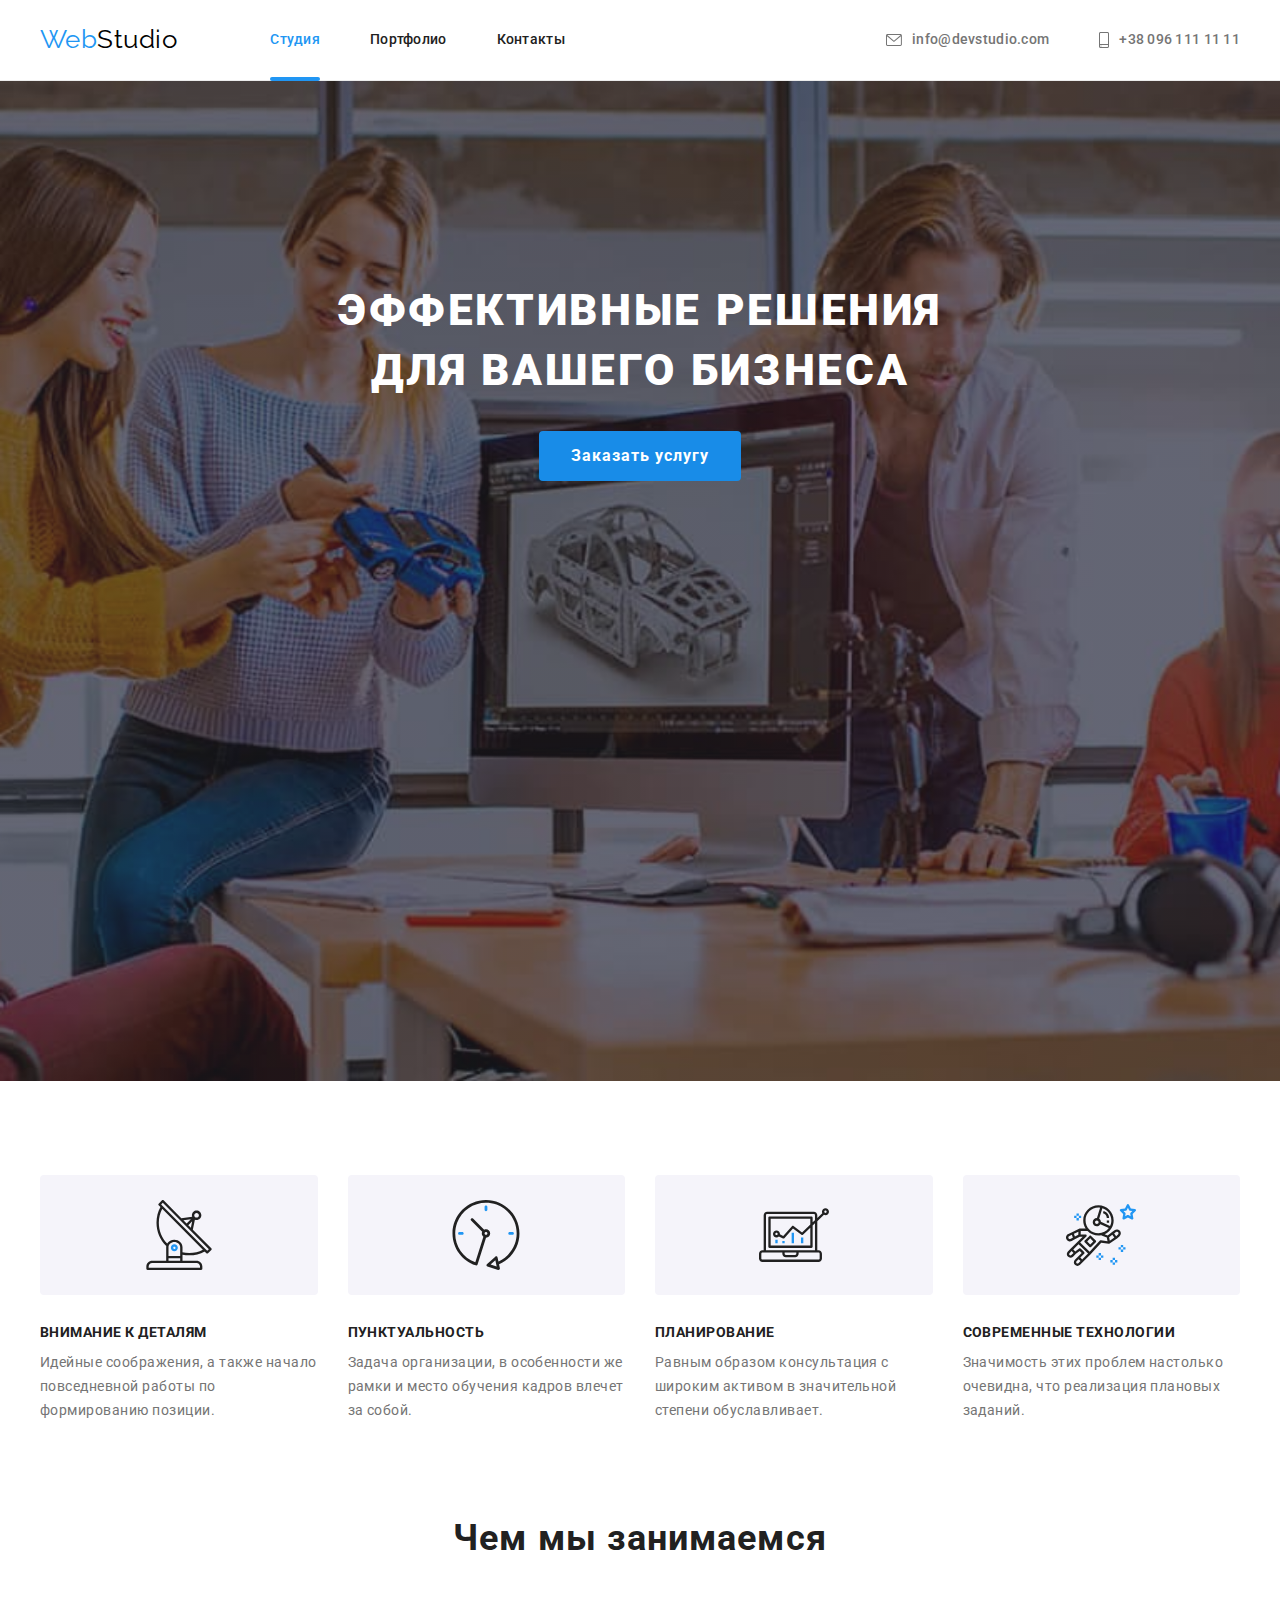
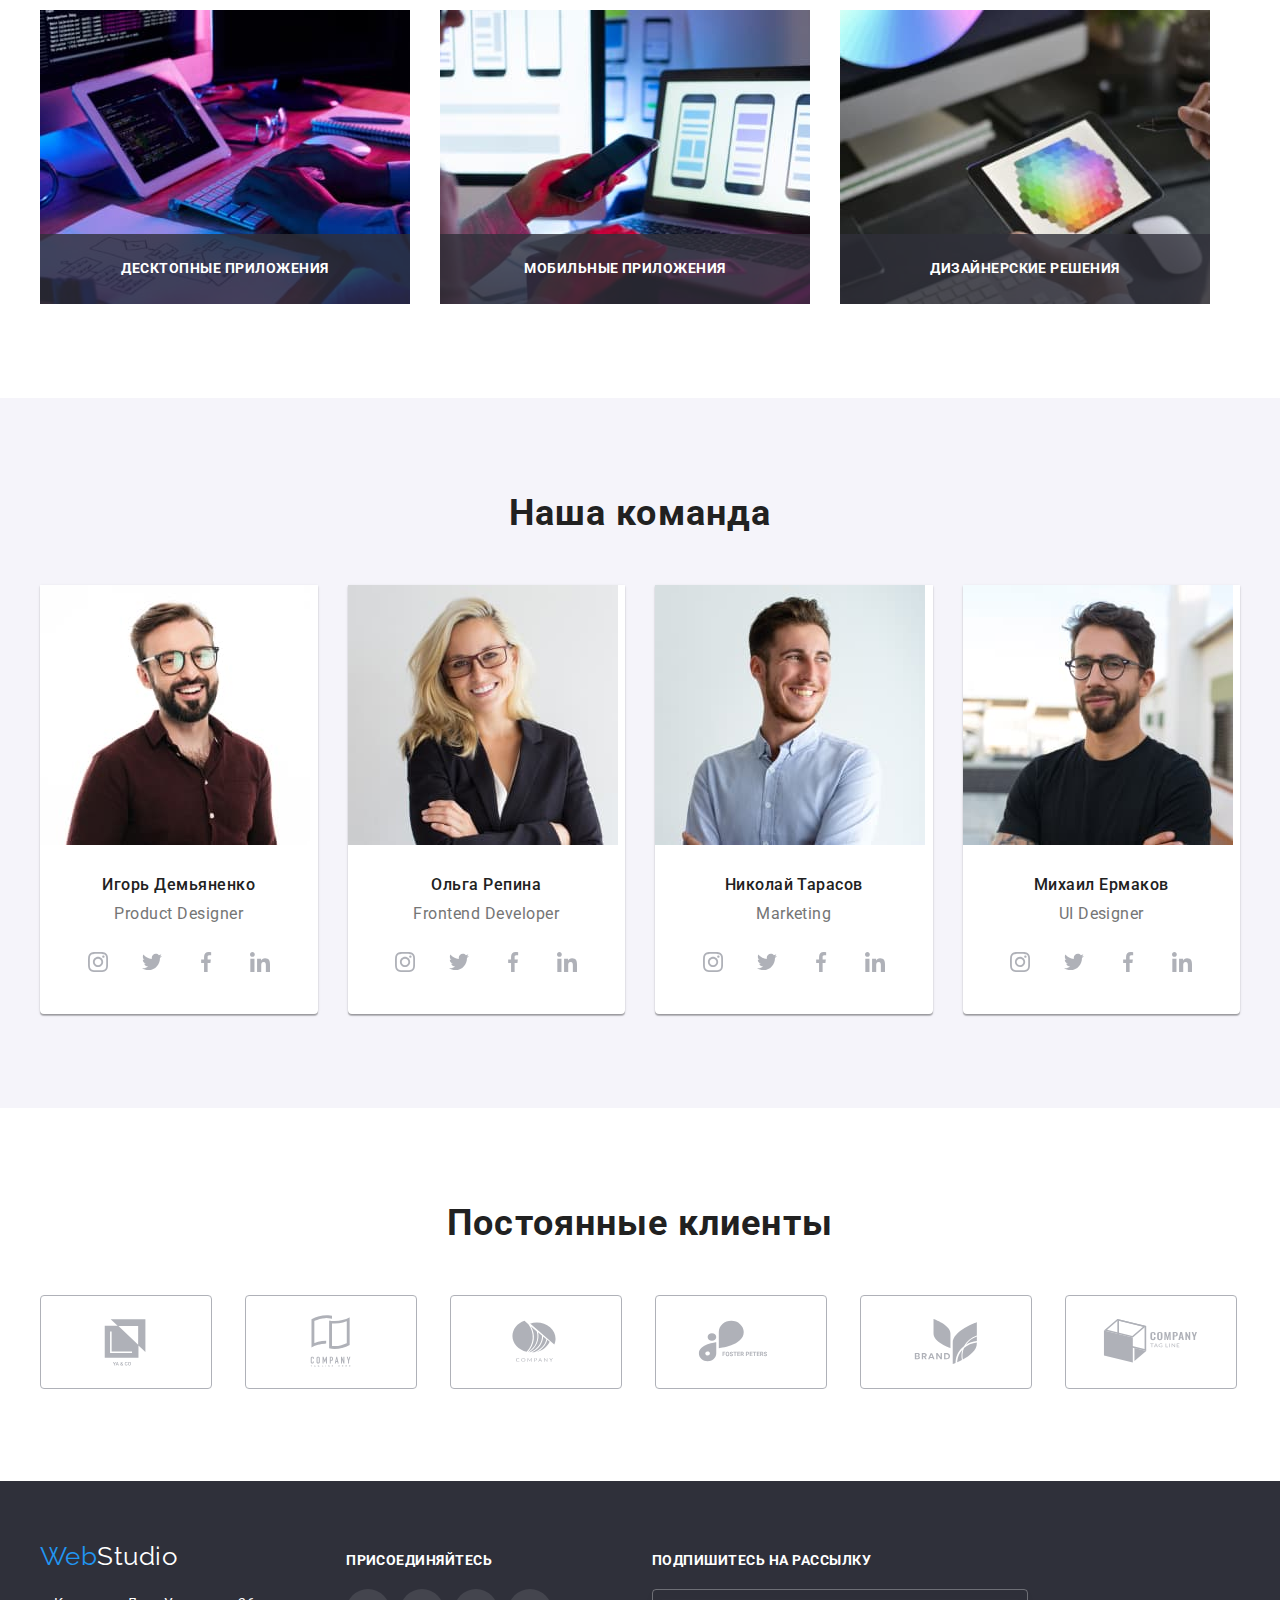
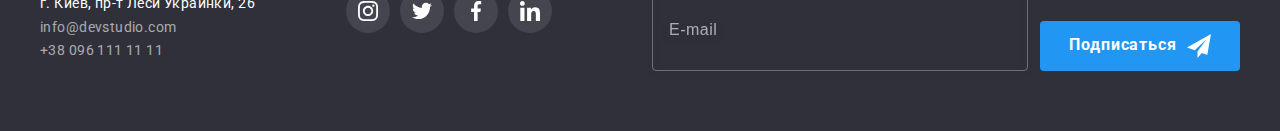
<file: index.html>
<!DOCTYPE html>
  <html lang="ru">
  <head>
    <meta charset="UTF-8">
    <meta http-equiv="X-UA-Compatible" content="IE=edge">
    <meta name="viewport" content="width=device-width, initial-scale=1.0">
    <title>Студия</title>
    <link rel="preconnect" href="https://fonts.googleapis.com">
    <link rel="preconnect" href="https://fonts.gstatic.com" crossorigin>
    <link href="https://fonts.googleapis.com/css2?family=Raleway:wght@700&family=Roboto:wght@400;500;700;900&display=swap"
      rel="stylesheet">
    <link rel="stylesheet" href="https://cdnjs.cloudflare.com/ajax/libs/modern-normalize/1.1.0/modern-normalize.min.css"
      integrity="sha512-wpPYUAdjBVSE4KJnH1VR1HeZfpl1ub8YT/NKx4PuQ5NmX2tKuGu6U/JRp5y+Y8XG2tV+wKQpNHVUX03MfMFn9Q=="
      crossorigin="anonymous" referrerpolicy="no-referrer">
    <link rel="stylesheet" href="./css/main.min.css">
  </head>
  <body>
    <!-- Шапка сайта -->
    <header class="page-header">
      <div class="container header-container">
        <a class="logo" href="index.html" lang="en">Web<span class="logo--black">Studio</span></a>
        <button class="menu-toggle js-open-menu" 
          type="button"
          aria-expanded="false"
          aria-controls="mobile-menu">
          <svg aria-label="Переключатель мобильного меню" width="40" height="40">
            <use class="menu-icon" href="./images/sprite.svg#menu-icon"></use>
          </svg>
        </button>
          <div class="menu-container js-menu-container" id="mobile-menu">
            <button class="menu-toggle js-close-menu" type="button" aria-expanded="false" aria-controls="mobile-menu"
              data-menu-button>
              <svg aria-label="Переключатель мобильного меню" width="40" height="40">
                <use class="cross-icon" href="./images/sprite.svg#cross-icon"></use>
              </svg>
            </button>
        <!-- Главная навигация -->
        <nav class="site-nav">
          <ul class="main-nav">
            <li class="main-nav__item"><a href="index.html" class="main-nav__link main-nav__link--current">Студия</a></li>
            <li class="main-nav__item"><a href="portfolio.html" class="main-nav__link">Портфолио</a></li>
            <li class="main-nav__item"><a href="" class="main-nav__link">Контакты</a></li>
          </ul>
        </nav>
        <!-- Контакты -->
        <ul class="contacts-nav">
          <li class="contacts-nav__item">
            <a class="contacts-nav__link contacts-nav__link--tel" href="tel:+380961111111">
              <svg class="contacts-nav__icon" width="10" height="16">
                <use href="./images/sprite.svg#smartphone"></use>
              </svg>
              +38 096 111 11 11
            </a>
          </li>
            <li class="contacts-nav__item">
              <a class="contacts-nav__link" href="mailto:info@devstudio.com">
                <svg class="contacts-nav__icon" width="16" height="12">
                  <use href="./images/sprite.svg#envelope"></use>
                </svg>
                info@devstudio.com
              </a>
            </li>
        </ul>
        <ul class="menu-social-list">
          <li class="menu-social-item">
            <a class="menu-social-link" href="">Instagram</a>
          </li>
          <li class="menu-social-item">
            <a class="menu-social-link" href="">Twitter</a>
          </li>
          <li class="menu-social-item">
            <a class="menu-social-link" href="">Facebook</a>
          </li>
          <li class="menu-social-item">
            <a class="menu-social-link" href="">LinkedIn</a>
          </li>
        </ul>
        </div>
      </div>
    </header>
    <!-- Уникальный контент страницы -->
    <main>
      <!-- Блок герой -->
      <section class="hero">
        <h1 class="hero-title">Эффективные решения для вашего бизнеса</h1>
        <button class="btn btn--hero" type="button" data-modal-open>Заказать услугу</button>
      </section>
      <!-- Наши преимущества -->
      <section class="section">
        <div class="container">
          <!-- Скрыть этот заголовок с помощью css -->
          <h2 class="section__title visually-hidden">Наши преимущества</h2>
          <ul class="feature-list">
            <li class="feature-list__item">
              <div class="feature-list__icon-background">
                <svg class="feature-list__icon">
                  <use href="./images/sprite.svg#antenna"></use>
                </svg>
              </div>
              <h3 class="feature-list__title">Внимание к деталям</h3>
              <p class="feature-list__text">Идейные соображения, а также начало повседневной работы по формированию позиции.</p>
            </li>
            <li class="feature-list__item">
              <div class="feature-list__icon-background">
                <svg class="feature-list__icon">
                  <use href="./images/sprite.svg#clock"></use>
                </svg>
              </div>
              <h3 class="feature-list__title">Пунктуальность</h3>
              <p class="feature-list__text">Задача организации, в особенности же рамки и место обучения кадров влечет за собой.</p>
            </li>
            <li class="feature-list__item">
              <div class="feature-list__icon-background">
                <svg class="feature-list__icon">
                  <use href="./images/sprite.svg#diagram"></use>
                </svg>
              </div>
              <h3 class="feature-list__title">Планирование</h3>
              <p class="feature-list__text">Равным образом консультация с широким активом в значительной степени обуславливает.</p>
            </li>
            <li class="feature-list__item">
              <div class="feature-list__icon-background">
                <svg class="feature-list__icon">
                  <use href="./images/sprite.svg#astronaut"></use>
                </svg>
              </div>
              <h3 class="feature-list__title">Современные технологии</h3>
              <p class="feature-list__text">Значимость этих проблем настолько очевидна, что реализация плановых заданий.</p>
            </li>
          </ul>
        </div>
          </section>
          <!-- Чем мы занимаемся -->
          <section class="section section--no-padding-top section--hidden">
            <div class="container">
              <h2 class="section__title">Чем мы занимаемся</h2>
              <ul class="service-list">
                <li class="service-list__item">
                  <img
                  srcset="./images/website.jpg 1x, ./images/website@2x.jpg 2x"
                  src="./images/website.jpg" alt="Десктопные приложения" width="370" />
                  <h3 class="service-list__title">Десктопные приложения</h3>
                </li>
                <li class="service-list__item">
                  <img 
                  srcset="./images/mobile.jpg 1x, ./images/mobile@2x.jpg 2x"
                  src="./images/mobile.jpg" alt="Мобильные приложения" width="370" />
                  <h3 class="service-list__title">Мобильные приложения</h3>
                </li>
                <li class="service-list__item">
                  <img 
                  srcset="./images/design.jpg 1x, ./images/design@2x.jpg 2x"
                  src="./images/design.jpg" alt="Дизайнерские решения" width="370" />
                  <h3 class="service-list__title">Дизайнерские решения</h3>
                </li>
              </ul>
            </div>
          </section>
          <!-- Наша команда -->
          <section class="section team">
            <div class="container">
              <h2 class="section__title">Наша команда</h2>
              <ul class="team-list">
                <li class="team-list__item">
                    <picture>
                      <source srcset="./images/product-designer-270.jpg 1x, ./images/product-designer-270@2x.jpg 2x" media="(min-width: 1200px)">
                      <source srcset="./images/product-designer-354.jpg 1x, ./images/product-designer-354@2x.jpg 2x" media="(min-width: 768px)">
                      <source srcset="./images/product-designer-450.jpg 1x, ./images/product-designer-450@2x.jpg 2x" media="(max-width: 767px)">
                      <img class="team-list__photo"
                     src="./images/product-designer-270.jpg" 
                        alt="Product Designer"
                      >
                    </picture>
                  <div class="team-list__wrap">
                    <h3 class="team__member">Игорь Демьяненко</h3>
                    <p class="team__position" lang="en">Product Designer</p>
                    <ul class="social-list">
                      <li class="social-list__item">
                        <a class="social-list__link" href="" aria-label="ссылка на Instagram">
                          <svg class="social-list__icon">
                            <use href="./images/sprite.svg#instagram"></use>
                          </svg>
                        </a>
                      </li>
                      <li class="social-list__item">
                        <a class="social-list__link" href="" aria-label="ссылка на Twitter">
                          <svg class="social-list__icon">
                            <use href="./images/sprite.svg#twitter"></use>
                          </svg>
                        </a>
                      </li>
                      <li class="social-list__item">
                        <a class="social-list__link" href="" aria-label="ссылка на Facebook">
                          <svg class="social-list__icon">
                            <use href="./images/sprite.svg#facebook"></use>
                          </svg>
                        </a>
                      </li>
                      <li class="social-list__item">
                        <a class="social-list__link" href="" aria-label="ссылка на Linkedin">
                          <svg class="social-list__icon">
                            <use href="./images/sprite.svg#linkedin"></use>
                          </svg>
                        </a>
                      </li>
                    </ul>
                  </div>
                </li>
                <li class="team-list__item">
                  <picture>
                    <source srcset="./images/frontend-developer-270.jpg 1x, ./images/frontend-developer-270@2x.jpg 2x" media="(min-width: 1200px)">
                    <source srcset="./images/frontend-developer-354.jpg 1x, ./images/frontend-developer-354@2x.jpg 2x" media="(min-width: 768px)">
                    <source srcset="./images/frontend-developer-450.jpg 1x, ./images/frontend-developer-450@2x.jpg 2x" media="(max-width: 767px)">
                    <img class="team-list__photo" src="./images/frontend-developer-270.jpg" alt="Product Designer">
                  </picture>
                  <div class="team-list__wrap">
                    <h3 class="team__member">Ольга Репина</h3>
                    <p class="team__position" lang="en">Frontend Developer</p>
                    <ul class="social-list">
                      <li class="social-list__item">
                        <a class="social-list__link" href="" aria-label="ссылка на Instagram">
                          <svg class="social-list__icon">
                            <use href="./images/sprite.svg#instagram"></use>
                          </svg>
                        </a>
                      </li>
                      <li class="social-list__item">
                        <a class="social-list__link" href="" aria-label="ссылка на Twitter">
                          <svg class="social-list__icon">
                            <use href="./images/sprite.svg#twitter"></use>
                          </svg>
                        </a>
                      </li>
                      <li class="social-list__item">
                        <a class="social-list__link" href="" aria-label="ссылка на Facebook">
                          <svg class="social-list__icon">
                            <use href="./images/sprite.svg#facebook"></use>
                          </svg>
                        </a>
                      </li>
                      <li class="social-list__item">
                        <a class="social-list__link" href="" aria-label="ссылка на Linkedin">
                          <svg class="social-list__icon">
                            <use href="./images/sprite.svg#linkedin"></use>
                          </svg>
                        </a>
                      </li>
                    </ul>
                  </div>
                </li>
                <li class="team-list__item">
                  <picture>
                    <source srcset="./images/marketing-270.jpg 1x, ./images/marketing-270@2x.jpg 2x" media="(min-width: 1200px)">
                    <source srcset="./images/marketing-354.jpg 1x, ./images/marketing-354@2x.jpg 2x" media="(min-width: 768px)">
                    <source srcset="./images/marketing-450.jpg 1x, ./images/marketing-450@2x.jpg 2x" media="(max-width: 767px)">
                    <img class="team-list__photo" src="./images/marketing-270.jpg" alt="Product Designer">
                  </picture>
                  <div class="team-list__wrap">
                    <h3 class="team__member">Николай Тарасов</h3>
                    <p class="team__position" lang="en">Marketing</p>
                    <ul class="social-list">
                      <li class="social-list__item">
                        <a class="social-list__link" href="" aria-label="ссылка на Instagram">
                          <svg class="social-list__icon">
                            <use href="./images/sprite.svg#instagram"></use>
                          </svg>
                        </a>
                      </li>
                      <li class="social-list__item">
                        <a class="social-list__link" href="" aria-label="ссылка на Twitter">
                          <svg class="social-list__icon">
                            <use href="./images/sprite.svg#twitter"></use>
                          </svg>
                        </a>
                      </li>
                      <li class="social-list__item">
                        <a class="social-list__link" href="" aria-label="ссылка на Facebook">
                          <svg class="social-list__icon">
                            <use href="./images/sprite.svg#facebook"></use>
                          </svg>
                        </a>
                      </li>
                      <li class="social-list__item">
                        <a class="social-list__link" href="" aria-label="ссылка на Linkedin">
                          <svg class="social-list__icon">
                            <use href="./images/sprite.svg#linkedin"></use>
                          </svg>
                        </a>
                      </li>
                    </ul>
                  </div>
                </li>
                <li class="team-list__item">
                  <picture>
                    <source srcset="./images/ui-designer-270.jpg 1x, ./images/ui-designer-270@2x.jpg 2x" media="(min-width: 1200px)">
                    <source srcset="./images/ui-designer-354.jpg 1x, ./images/ui-designer-354@2x.jpg 2x" media="(min-width: 768px)">
                    <source srcset="./images/ui-designer-450.jpg 1x, ./images/ui-designer-450@2x.jpg 2x" media="(max-width: 767px)">
                    <img class="team-list__photo" src="./images/ui-designer-270.jpg" alt="Product Designer">
                  </picture>
                  <div class="team-list__wrap">
                    <h3 class="team__member">Михаил Ермаков</h3>
                    <p class="team__position" lang="en">UI Designer</p>
                    <ul class="social-list">
                      <li class="social-list__item">
                        <a class="social-list__link" href="" aria-label="ссылка на Instagram">
                          <svg class="social-list__icon">
                            <use href="./images/sprite.svg#instagram"></use>
                          </svg>
                        </a>
                      </li>
                      <li class="social-list__item">
                        <a class="social-list__link" href="" aria-label="ссылка на Twitter">
                          <svg class="social-list__icon">
                            <use href="./images/sprite.svg#twitter"></use>
                          </svg>
                        </a>
                      </li>
                      <li class="social-list__item">
                        <a class="social-list__link" href="" aria-label="ссылка на Facebook">
                          <svg class="social-list__icon">
                            <use href="./images/sprite.svg#facebook"></use>
                          </svg>
                        </a>
                      </li>
                      <li class="social-list__item">
                        <a class="social-list__link" href="" aria-label="ссылка на Linkedin">
                          <svg class="social-list__icon">
                            <use href="./images/sprite.svg#linkedin"></use>
                          </svg>
                        </a>
                      </li>
                    </ul>
                  </div>
                </li>
              </ul>
            </div>
          </section>
          <!-- Постоянные клиенты -->
          <section class="section">
            <div class="container">
              <h2 class="section__title">Постоянные клиенты</h2>
              <ul class="clients-list">
                <li class="clients-list__item">
                  <a class="clients-list__link" href="">
                    <svg class="clients-list__icon">
                      <use href="./images/sprite.svg#logo"></use>
                    </svg>
                  </a>
                </li>
                <li class="clients-list__item">
                  <a class="clients-list__link" href="">
                    <svg class="clients-list__icon">
                      <use href="./images/sprite.svg#logo1"></use>
                    </svg>
                  </a>
                </li>
                <li class="clients-list__item">
                  <a class="clients-list__link" href="">
                    <svg class="clients-list__icon">
                      <use href="./images/sprite.svg#logo2"></use>
                    </svg>
                  </a>
                </li>
                <li class="clients-list__item">
                  <a class="clients-list__link" href="">
                    <svg class="clients-list__icon">
                      <use href="./images/sprite.svg#logo3"></use>
                    </svg>
                  </a>
                </li>
                <li class="clients-list__item">
                  <a class="clients-list__link" href="">
                    <svg class="clients-list__icon">
                      <use href="./images/sprite.svg#logo4"></use>
                    </svg>
                  </a>
                </li>
                <li class="clients-list__item">
                  <a class="clients-list__link" href="">
                    <svg class="clients-list__icon">
                      <use href="./images/sprite.svg#logo5"></use>
                    </svg>
                  </a>
                </li>
              </ul>
            </div>
          </section>
    </main>
    <!-- Футер -->
    <footer class="footer">
      <div class="container footer-container">
      <div class="footer-wrap footer-wrap--tablet">
        <div class="footer-left">
          <a class="logo" href="index.html" lang="en">Web<span class="logo--white">Studio</span></a>
          <address>
            <ul class="contacts-footer">
              <li><a class="contacts-footer__link"
                  href="https://www.google.com.ua/maps/place/%D0%B1%D1%83%D0%BB.+%D0%9B%D0%B5%D1%81%D0%B8+%D0%A3%D0%BA%D1%80%D0%B0%D0%B8%D0%BD%D0%BA%D0%B8,+26,+%D0%9A%D0%B8%D0%B5%D0%B2,+02000/@50.4265841,30.5361971,17z/data=!3m1!4b1!4m5!3m4!1s0x40d4cf0e033ecbe9:0x57a4dffefec77da0!8m2!3d50.4265807!4d30.5383858?hl=ru"><span
                    class="contacts-footer__address">г. Киев, пр-т Леси Украинки, 26</span></a>
              </li>
              <li><a class="contacts-footer__link" href="mailto:info@devstudio.com">info@devstudio.com</a>
              </li>
              <li><a class="contacts-footer__link" href="tel:+380961111111">+38 096 111 11 11</a>
              </li>
            </ul>
          </address>
        </div>
        <div class="footer-right">
          <p class="footer-right__title">присоединяйтесь</p>
          <ul class="social-list">
            <li class="social-list__item"><a class="social-list__link social-list__link--footer" href="" aria-label="ссылка на Instagram">
                <svg class="social-list__icon social-list__icon--footer">
                  <use href="./images/sprite.svg#instagram"></use>
                </svg>
              </a>
            </li>
            <li class="social-list__item"><a class="social-list__link social-list__link--footer" href="" aria-label="ссылка на Twitter">
                <svg class="social-list__icon social-list__icon--footer">
                  <use href="./images/sprite.svg#twitter"></use>
                </svg>
              </a>
            </li>
            <li class="social-list__item"><a class="social-list__link social-list__link--footer" href="" aria-label="ссылка на Facebook">
                <svg class="social-list__icon social-list__icon--footer">
                  <use href="./images/sprite.svg#facebook"></use>
                </svg>
              </a>
            </li>
            <li class="social-list__item"><a class="social-list__link social-list__link--footer" href="" aria-label="ссылка на Linkedin">
                <svg class="social-list__icon social-list__icon--footer">
                  <use href="./images/sprite.svg#linkedin"></use>
                </svg>
              </a>
            </li>
          </ul>
        </div>
      </div>
        <form class="form-footer">
          <div class="form-field">
            <div>
              <label class="form-field__title" for="footer-mail">Подпишитесь на рассылку</label>
              <input class="form-field__input" type="email" name="mail" id="footer-mail" placeholder="E-mail">
            </div>
            <button class="btn btn--form" type="submit">Подписаться
              <svg class="btn__icon">
                <use href="./images/sprite.svg#icon-send"></use>
              </svg>
            </button>
          </div>
        </form>
      </div>
    </footer>
    <div class="backdrop backdrop--hidden" data-modal>
      <div class="modal">
        <button class="modal__btn" type="button" data-modal-close>
          <svg class="modal__icon">
            <use href="./images/sprite.svg#close-icon"></use>
          </svg>
        </button>
        <p class="modal__title">
          Оставьте свои данные, мы вам перезвоним
        </p>
        <form class="form-modal">
            <label class="form-modal__title" for="name">Имя</label>
              <span class="wrap-input">
                <input class="form-modal__input" type="text" name="name" id="name">
                  <svg class="form-modal__icon" >
                    <use href="./images/sprite.svg#person-black"></use>
                  </svg>
             </span>

            <label class="form-modal__title" for="tel">Телефон</label>
              <span class="wrap-input">
                <input class="form-modal__input" type="tel" name="tel" id="tel">
                  <svg class="form-modal__icon">
                   <use href="./images/sprite.svg#phone-black"></use>
                 </svg>
              </span>

            <label class="form-modal__title" for="modal-mail">Почта</label>
             <span class="wrap-input">
               <input class="form-modal__input" type="email" name="mail" id="modal-mail">
                 <svg class="form-modal__icon">
                    <use href="./images/sprite.svg#email-black"></use>
                 </svg>
             </span>

          <div>
            <label class="form-modal__title" for="comment">Комментарий</label>
            <textarea class="form-modal__input form-modal__input--comment" name="comment" id="comment" placeholder="Введите текст"></textarea>
          </div>

          <label class="checkbox">
            <input class="checkbox__input visually-hidden" type="checkbox" name="agreement" value="agreement">
              <svg class="checkbox__icon">
                <use href="./images/sprite.svg#border"></use>
              </svg>
              Соглашаюсь с рассылкой и принимаю
              <a class="checkbox__link" href="">Условия договора
              </a>
          </label>

          <button class="btn btn--form btn--form-center" type="submit">Отправить</button>
        </form>
      </div>
    </div>
    <script src="./js/modal.js"></script>
    <script src="./js/menu.js"></script>
    <!-- <script defer src="https://cdnjs.cloudflare.com/ajax/libs/body-scroll-lock/3.1.5/bodyScrollLock.min.js"
      integrity="sha512-HowizSDbQl7UPEAsPnvJHlQsnBmU2YMrv7KkTBulTLEGz9chfBoWYyZJL+MUO6p/yBuuMO/8jI7O29YRZ2uBlA=="
      crossorigin="anonymous"></script> -->
  </body>
  </html>
</file>
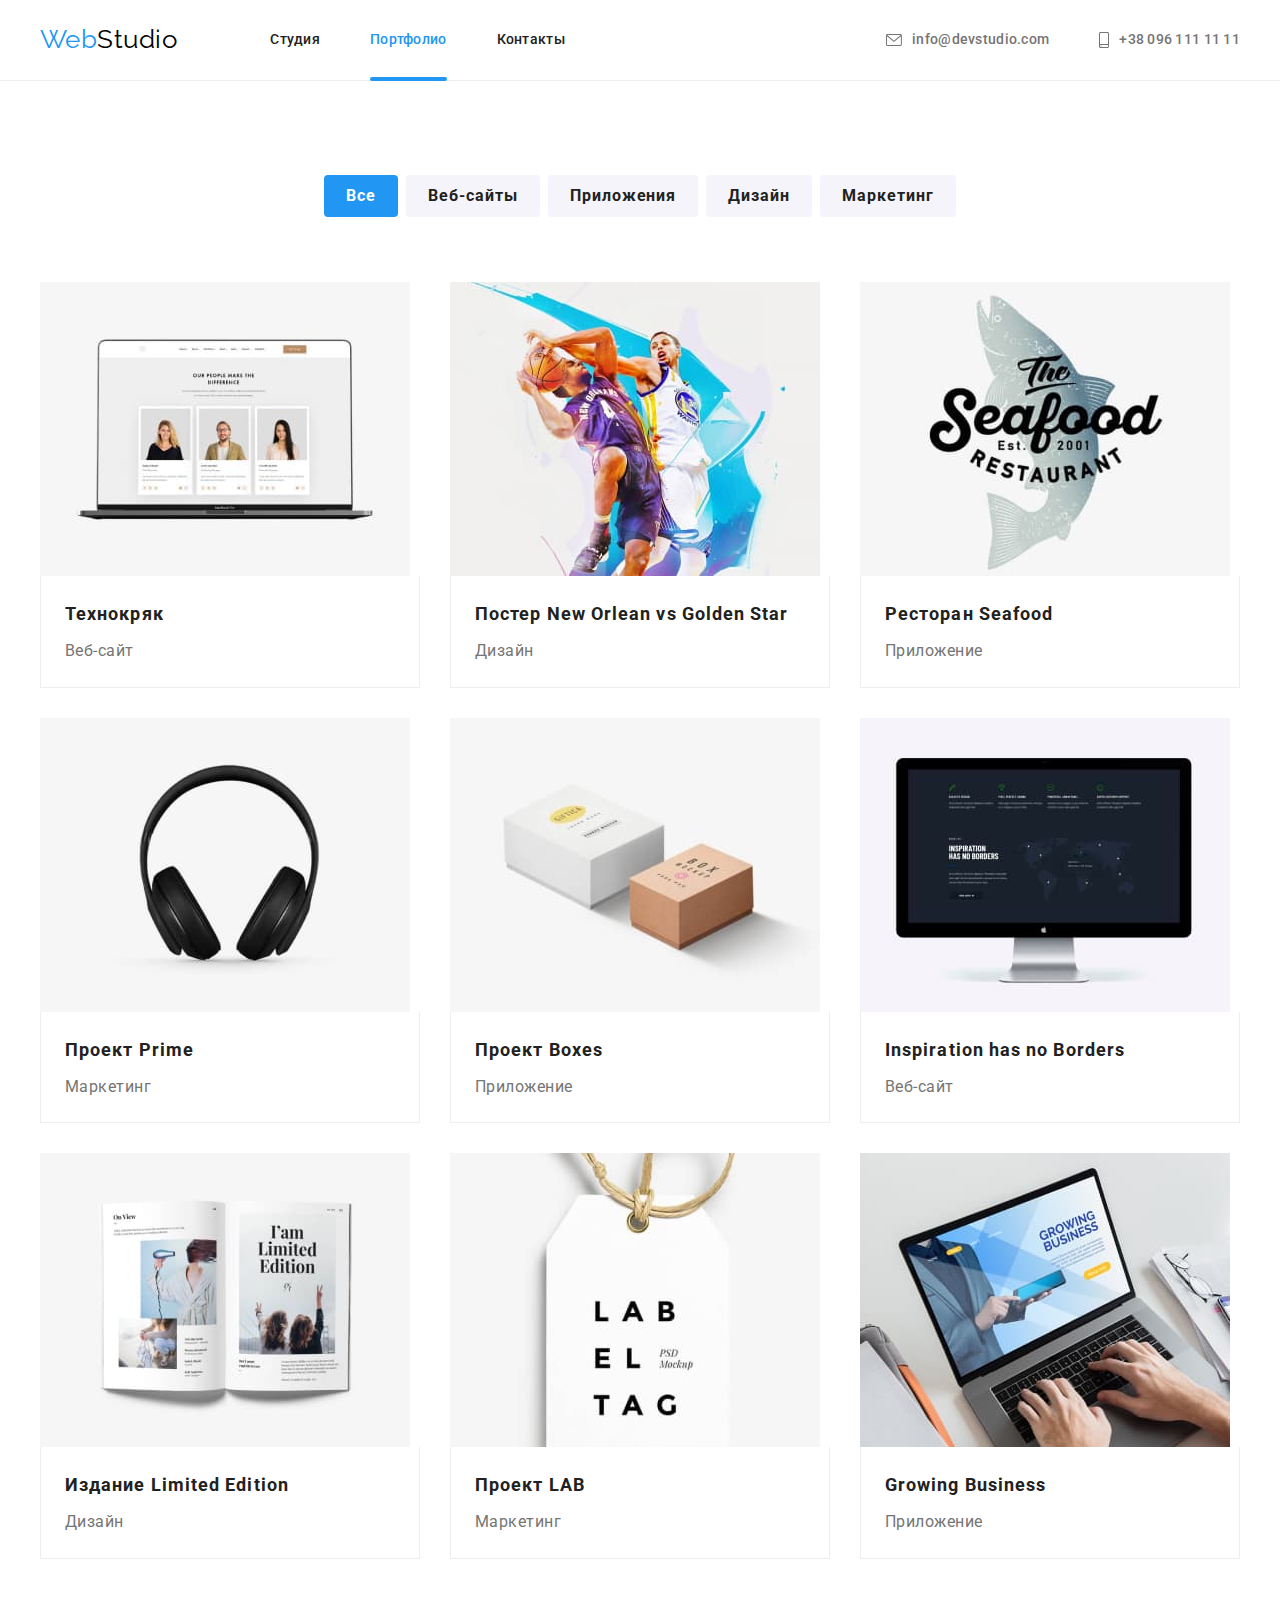
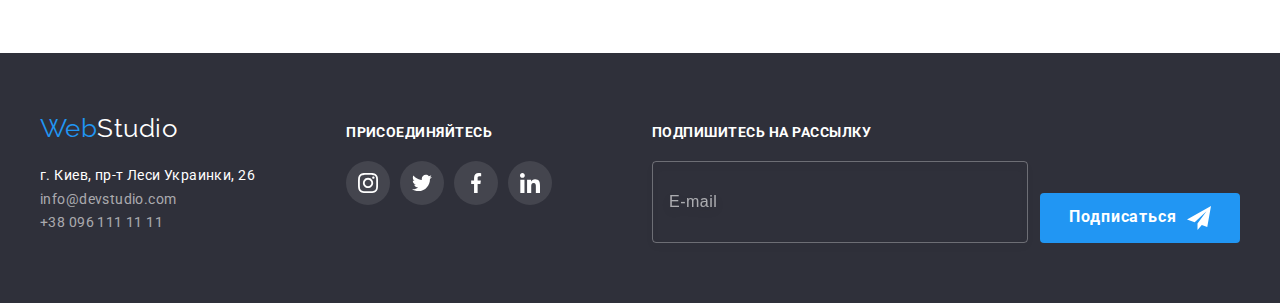
<file: portfolio.html>
<!DOCTYPE html>
<html lang="ru">
<head>
  <meta charset="UTF-8">
  <meta http-equiv="X-UA-Compatible" content="IE=edge">
  <meta name="viewport" content="width=device-width, initial-scale=1.0">
  <title>Портфолио</title>
  <link rel="preconnect" href="https://fonts.googleapis.com">
  <link rel="preconnect" href="https://fonts.gstatic.com" crossorigin>
  <link href="https://fonts.googleapis.com/css2?family=Raleway:wght@700&family=Roboto:wght@400;500;700;900&display=swap"
    rel="stylesheet">
  <link rel="stylesheet" href="https://cdnjs.cloudflare.com/ajax/libs/modern-normalize/1.1.0/modern-normalize.min.css"
    integrity="sha512-wpPYUAdjBVSE4KJnH1VR1HeZfpl1ub8YT/NKx4PuQ5NmX2tKuGu6U/JRp5y+Y8XG2tV+wKQpNHVUX03MfMFn9Q=="
    crossorigin="anonymous" referrerpolicy="no-referrer">
  <link rel="stylesheet" href="./css/main.min.css">
</head>
<body>
  <!-- Шапка сайта -->
  <header class="page-header">
    <div class="container header-container">
      <a class="logo" href="index.html" lang="en">Web<span class="logo--black">Studio</span></a>
      <button class="menu-toggle js-open-menu" type="button" aria-expanded="false" aria-controls="mobile-menu">
        <svg aria-label="Переключатель мобильного меню" width="40" height="40">
          <use class="menu-icon" href="./images/sprite.svg#menu-icon"></use>
        </svg>
      </button>
      <div class="menu-container js-menu-container" id="mobile-menu">
        <button class="menu-toggle js-close-menu" type="button" aria-expanded="false" aria-controls="mobile-menu"
          data-menu-button>
          <svg aria-label="Переключатель мобильного меню" width="40" height="40">
            <use class="cross-icon" href="./images/sprite.svg#cross-icon"></use>
          </svg>
        </button>
        <!-- Главная навигация -->
        <nav class="site-nav">
          <ul class="main-nav">
            <li class="main-nav__item"><a href="index.html" class="main-nav__link">Студия</a></li>
            <li class="main-nav__item"><a href="portfolio.html" class="main-nav__link main-nav__link--current">Портфолио</a></li>
            <li class="main-nav__item"><a href="" class="main-nav__link">Контакты</a></li>
          </ul>
        </nav>
        <!-- Контакты -->
        <ul class="contacts-nav">
          <li class="contacts-nav__item">
            <a class="contacts-nav__link contacts-nav__link--tel " href="tel:+380961111111">
              <svg class="contacts-nav__icon" width="10" height="16">
                <use href="./images/sprite.svg#smartphone"></use>
              </svg>
              +38 096 111 11 11
            </a>
          </li>
          <li class="contacts-nav__item">
            <a class="contacts-nav__link" href="mailto:info@devstudio.com">
              <svg class="contacts-nav__icon" width="16" height="12">
                <use href="./images/sprite.svg#envelope"></use>
              </svg>
              info@devstudio.com
            </a>
          </li>
        </ul>
        <ul class="menu-social-list">
          <li class="menu-social-item">
            <a class="menu-social-link" href="">Instagram</a>
          </li>
          <li class="menu-social-item">
            <a class="menu-social-link" href="">Twitter</a>
          </li>
          <li class="menu-social-item">
            <a class="menu-social-link" href="">Facebook</a>
          </li>
          <li class="menu-social-item">
            <a class="menu-social-link" href="">LinkedIn</a>
          </li>
        </ul>
      </div>
    </div>
  </header>
  <!-- Уникальный контент страницы -->
  <main>
    <!-- Портфолио -->
    <section class="section">
      <div class="container">
        <!-- Скрыть этот заголовок с помощью css -->
        <h1 class="section__title visually-hidden">Портфолио</h1>
        <!-- Фильтр кнопки -->
        <div class="filter-list">
          <button class="btn btn--filter btn--current" type="button">Все</button>
          <button class="btn btn--filter" type="button">Веб-сайты</button>
          <button class="btn btn--filter" type="button">Приложения</button>
          <button class="btn btn--filter" type="button">Дизайн</button>
          <button class="btn btn--filter" type="button">Маркетинг</button>
        </div>
        <!-- Проекты -->
        <ul class="card-set">
          <li class="card-set__item">
            <article class="product">
              <a class="product__link" href="">
                <div class="thumb">
                  <p class="thumb__text">Технокряк это современная площадка распространения коронавируса. Компании используют эту
                    платформу для цифрового
                    шпионажа и атак на защищённые сервера конкурентов.
                  </p>
                    <picture>
                      <source srcset="./images/img1-370.jpg 1x, ./images/img1-370@2x.jpg 2x" media="(min-width: 1200px)">
                      <source srcset="./images/img1-354.jpg 1x, ./images/img1-354@2x.jpg 2x" media="(min-width: 768px)">
                      <source srcset="./images/img1-450.jpg 1x, ./images/img1-450@2x.jpg 2x" media="(max-width: 767px)">
                      <img class="thumb__image" src="./images/img1-370.jpg" alt="Веб-сайт Технокряк">
                    </picture>
                </div>
                <div class="product__meta">
                  <h2 class="product__name">Технокряк</h2>
                  <p class="product__filter">Веб-сайт</p>
                </div>
              </a>
            </article>
          </li>
          <li class="card-set__item">
            <article class="product">
              <a class="product__link" href="">
                <div class="thumb">
                  <p class="thumb__text">Технокряк это современная площадка распространения коронавируса. Компании используют эту платформу для цифрового
                  шпионажа и атак на защищённые сервера конкурентов.
                  </p>
                    <picture>
                      <source srcset="./images/img2-370.jpg 1x, ./images/img2-370@2x.jpg 2x" media="(min-width: 1200px)">
                      <source srcset="./images/img2-354.jpg 1x, ./images/img2-354@2x.jpg 2x" media="(min-width: 768px)">
                      <source srcset="./images/img2-450.jpg 1x, ./images/img2-450@2x.jpg 2x" media="(max-width: 767px)">
                      <img class="thumb__image" src="./images/img2-370.jpg" alt="Дизайн постера">
                    </picture>
                </div>
                <div class="product__meta">
              <h2 class="product__name">Постер <span lang="en">New Orlean vs Golden Star</span></h2>
              <p class="product__filter">Дизайн</p>
                </div>
              </a>
            </article>
          </li>
          <li class="card-set__item">
            <article class="product">
              <a class="product__link" href="">
                <div class="thumb">
                  <p class="thumb__text">Технокряк это современная площадка распространения коронавируса. Компании используют эту платформу для цифрового
                  шпионажа и атак на защищённые сервера конкурентов.
                  </p>
                    <picture>
                      <source srcset="./images/img3-370.jpg 1x, ./images/img3-370@2x.jpg 2x" media="(min-width: 1200px)">
                      <source srcset="./images/img3-354.jpg 1x, ./images/img3-354@2x.jpg 2x" media="(min-width: 768px)">
                      <source srcset="./images/img3-450.jpg 1x, ./images/img3-450@2x.jpg 2x" media="(max-width: 767px)">
                      <img class="thumb__image" src="./images/img3-370.jpg" alt="Приложение для ресторана">
                    </picture>
                </div>
                <div class="product__meta">
                  <h2 class="product__name">Ресторан <span lang="en">Seafood</span></h2>
                  <p class="product__filter">Приложение</p>
                </div>
              </a>
            </article>
          </li>
          <li class="card-set__item">
            <article class="product">
              <a class="product__link" href="">
                <div class="thumb">
                  <p class="thumb__text">Технокряк это современная площадка распространения коронавируса. Компании используют эту платформу для цифрового
                  шпионажа и атак на защищённые сервера конкурентов.
                  </p>
                    <picture>
                      <source srcset="./images/img4-370.jpg 1x, ./images/img4-370@2x.jpg 2x" media="(min-width: 1200px)">
                      <source srcset="./images/img4-354.jpg 1x, ./images/img4-354@2x.jpg 2x" media="(min-width: 768px)">
                      <source srcset="./images/img4-450.jpg 1x, ./images/img4-450@2x.jpg 2x" media="(max-width: 767px)">
                      <img class="thumb__image" src="./images/img4-370.jpg" alt="Продвижение проекта">
                    </picture>
                </div>
                <div class="product__meta">
                  <h2 class="product__name">Проект <span lang="en">Prime</span></h2>
                  <p class="product__filter">Маркетинг</p>
                </div>
              </a>
            </article>
          </li>
          <li class="card-set__item">
            <article class="product">
              <a class="product__link" href="">
                <div class="thumb">
                  <p class="thumb__text">Технокряк это современная площадка распространения коронавируса. Компании используют эту платформу для цифрового
                  шпионажа и атак на защищённые сервера конкурентов.
                  </p>
                    <picture>
                      <source srcset="./images/img5-370.jpg 1x, ./images/img5-370@2x.jpg 2x" media="(min-width: 1200px)">
                      <source srcset="./images/img5-354.jpg 1x, ./images/img5-370@2x.jpg 2x" media="(min-width: 768px)">
                      <source srcset="./images/img5-450.jpg 1x, ./images/img5-450@2x.jpg 2x" media="(max-width: 767px)">
                      <img class="thumb__image" src="./images/img5-370.jpg" alt="Разработка приложения">
                    </picture>
                </div>
                <div class="product__meta">
                  <h2 class="product__name">Проект <span lang="en">Boxes</span></h2>
                  <p class="product__filter">Приложение</p>
                </div>
              </a>
            </article>
          </li>
          <li class="card-set__item">
            <article class="product">
              <a class="product__link" href="">
                <div class="thumb">
                  <p class="thumb__text">Технокряк это современная площадка распространения коронавируса. Компании используют эту платформу для цифрового
                  шпионажа и атак на защищённые сервера конкурентов.
                  </p>
                    <picture>
                      <source srcset="./images/img6-370.jpg 1x, ./images/img6-370@2x.jpg 2x" media="(min-width: 1200px)">
                      <source srcset="./images/img6-354.jpg 1x, ./images/img6-354@2x.jpg 2x" media="(min-width: 768px)">
                      <source srcset="./images/img6-450.jpg 1x, ./images/img6-450@2x.jpg 2x" media="(max-width: 767px)">
                      <img class="thumb__image" src="./images/img6-370.jpg" alt="Разработка веб-сайта">
                    </picture>
                </div>
                <div class="product__meta">
                  <h2 class="product__name" lang="en">Inspiration has no Borders</h2>
                  <p class="product__filter">Веб-сайт</p>
                </div>
              </a>
            </article>
          </li>
          <li class="card-set__item">
            <article class="product">
              <a class="product__link" href="">
                <div class="thumb">
                  <p class="thumb__text">Технокряк это современная площадка распространения коронавируса. Компании используют эту платформу для цифрового
                  шпионажа и атак на защищённые сервера конкурентов.
                  </p>
                    <picture>
                      <source srcset="./images/img7-370.jpg 1x, ./images/img7-370@2x.jpg 2x" media="(min-width: 1200px)">
                      <source srcset="./images/img7-354.jpg 1x, ./images/img7-354@2x.jpg 2x" media="(min-width: 768px)">
                      <source srcset="./images/img7-450.jpg 1x, ./images/img7-450@2x.jpg 2x" media="(max-width: 767px)">
                      <img class="thumb__image" src="./images/img7-370.jpg" alt="Дизайн журнала">
                    </picture>
                </div>
                <div class="product__meta">
                  <h2 class="product__name">Издание <span lang="en">Limited Edition</span></h2>
                  <p class="product__filter">Дизайн</p>
                </div>
              </a>
            </article>
          </li>
          <li class="card-set__item">
            <article class="product">
              <a class="product__link" href="">
                <div class="thumb">
                  <p class="thumb__text">Технокряк это современная площадка распространения коронавируса. Компании используют эту платформу для цифрового
                  шпионажа и атак на защищённые сервера конкурентов.
                  </p>
                    <picture>
                      <source srcset="./images/img8-370.jpg 1x, ./images/img8-370@2x.jpg 2x" media="(min-width: 1200px)">
                      <source srcset="./images/img8-354.jpg 1x, ./images/img8-354@2x.jpg 2x" media="(min-width: 768px)">
                      <source srcset="./images/img8-450.jpg 1x, ./images/img8-450@2x.jpg 2x" media="(max-width: 767px)">
                      <img class="thumb__image" src="./images/img8-370.jpg" alt="Продвижение проекта">
                    </picture>
                </div>
                <div class="product__meta">
                  <h2 class="product__name">Проект <span lang="en">LAB</span></h2>
                  <p class="product__filter">Маркетинг</p>
                </div>
              </a>
            </article>
          </li>
          <li class="card-set__item">
            <article class="product">
              <a class="product__link" href="">
                <div class="thumb">
                  <p class="thumb__text">Технокряк это современная площадка распространения коронавируса. Компании используют эту платформу для цифрового
                  шпионажа и атак на защищённые сервера конкурентов.
                  </p>
                    <picture>
                      <source srcset="./images/img9-370.jpg 1x, ./images/img9-370@2x.jpg 2x" media="(min-width: 1200px)">
                      <source srcset="./images/img9-354.jpg 1x, ./images/img9-354@2x.jpg 2x" media="(min-width: 768px)">
                      <source srcset="./images/img9-450.jpg 1x, ./images/img9-450@2x.jpg 2x" media="(max-width: 767px)">
                      <img class="thumb__image" src="./images/img9-370.jpg" alt="Разработка приложения">
                    </picture>
                </div>
                <div class="product__meta">
                  <h2 class="product__name" lang="en">Growing Business</h2>
                  <p class="product__filter">Приложение</p>
                </div>
              </a>
            </article>
          </li>
        </ul>
      </div>
    </section>
  </main>
  <!-- Футер -->
  <footer class="footer">
    <div class="container footer-container">
      <div class="footer-wrap footer-wrap--tablet">
        <div class="footer-left">
          <a class="logo" href="index.html" lang="en">Web<span class="logo--white">Studio</span></a>
          <address>
            <ul class="contacts-footer">
              <li><a class="contacts-footer__link"
                  href="https://www.google.com.ua/maps/place/%D0%B1%D1%83%D0%BB.+%D0%9B%D0%B5%D1%81%D0%B8+%D0%A3%D0%BA%D1%80%D0%B0%D0%B8%D0%BD%D0%BA%D0%B8,+26,+%D0%9A%D0%B8%D0%B5%D0%B2,+02000/@50.4265841,30.5361971,17z/data=!3m1!4b1!4m5!3m4!1s0x40d4cf0e033ecbe9:0x57a4dffefec77da0!8m2!3d50.4265807!4d30.5383858?hl=ru"><span
                    class="contacts-footer__address">г. Киев, пр-т Леси Украинки, 26</span></a>
              </li>
              <li><a class="contacts-footer__link" href="mailto:info@devstudio.com">info@devstudio.com</a>
              </li>
              <li><a class="contacts-footer__link" href="tel:+380961111111">+38 096 111 11 11</a>
              </li>
            </ul>
          </address>
        </div>
        <div class="footer-right">
          <p class="footer-right__title">присоединяйтесь</p>
          <ul class="social-list">
            <li class="social-list__item"><a class="social-list__link social-list__link--footer" href="">
                <svg class="social-list__icon social-list__icon--footer">
                  <use href="./images/sprite.svg#instagram"></use>
                </svg>
              </a>
            </li>
            <li class="social-list__item"><a class="social-list__link social-list__link--footer" href="">
                <svg class="social-list__icon social-list__icon--footer">
                  <use href="./images/sprite.svg#twitter"></use>
                </svg>
              </a>
            </li>
            <li class="social-list__item"><a class="social-list__link social-list__link--footer" href="">
                <svg class="social-list__icon social-list__icon--footer">
                  <use href="./images/sprite.svg#facebook"></use>
                </svg>
              </a>
            </li>
            <li class="social-list__item"><a class="social-list__link social-list__link--footer" href="">
                <svg class="social-list__icon social-list__icon--footer">
                  <use href="./images/sprite.svg#linkedin"></use>
                </svg>
              </a>
            </li>
          </ul>
        </div>
      </div>
      <form class="form-footer">
        <div class="form-field">
          <div>
            <label class="form-field__title" for="footer-mail">Подпишитесь на рассылку</label>
            <input class="form-field__input" type="email" name="mail" id="footer-mail" placeholder="E-mail">
          </div>
          <button class="btn btn--form" type="submit">Подписаться
            <svg class="btn__icon">
              <use href="./images/sprite.svg#icon-send"></use>
            </svg>
          </button>
        </div>
      </form>
    </div>
  </footer>
  <script src="./js/menu.js"></script>
</body>
</html>
</file>
<file: css/main.min.css>
*{margin:0;padding:0}body,html{overflow-x:hidden}a{text-decoration:none}ul{list-style:none}button{display:inline-block;border:none}img{display:block;max-width:100%;height:auto}:root{--primary-text-color: #757575;--title-text-color: #212121;--accent-color: #2196f3;--card-set-gap: 30px;--card-shadow: 0px 1px 3px rgba(0, 0, 0, 0.12), 0px 1px 1px rgba(0, 0, 0, 0.14),
    0px 2px 1px rgba(0, 0, 0, 0.2);--card-border: 1px solid #eeeeee;--icons-color: #afb1b8}body{background-color:#ffffff;color:var(--primary-text-color);font-family:Roboto, sans-serif;letter-spacing:0.03em}body.modal-open{overflow:hidden}.visually-hidden{position:absolute;width:1px;height:1px;margin:-1px;padding:0;overflow:hidden;border:0;clip:rect(0 0 0 0)}.container{width:100%;padding-left:15px;padding-right:15px;margin:0 auto}@media screen and (min-width: 480px){.container{width:480px}}@media screen and (min-width: 768px){.container{width:768px}}@media screen and (min-width: 1200px){.container{width:1200px}}.logo{display:inline-flex;font-size:24px;line-height:1.17;color:var(--accent-color);font-family:Raleway, sans-serif}@media screen and (min-width: 1200px){.logo{font-size:26px;line-height:1.2}}.logo--black{color:#000000}.logo--white{color:#ffffff}.btn{border-radius:4px;font-family:inherit;font-weight:700;font-size:16px;line-height:1.9;text-align:center;letter-spacing:0.06em;cursor:pointer}.btn:hover,.btn:focus{background-color:var(--accent-color)}.section{padding-top:60px;padding-bottom:60px}@media screen and (min-width: 768px){.section{padding-top:94px;padding-bottom:94px}}.section--no-padding-top{padding-top:0}@media screen and (max-width: 1200px){.section--hidden{display:none}}.section__title{margin-bottom:30px;font-weight:700;font-size:28px;line-height:1.18;text-align:center;letter-spacing:0.03em;color:var(--title-text-color)}@media screen and (min-width: 768px){.section__title{margin-bottom:50px;font-size:36px;line-height:1.2}}.social-list{display:flex;justify-content:center}.social-list__item{display:flex;width:44px;height:44px}.social-list__item+.social-list__item{margin-left:10px}.social-list__link{display:flex;align-items:center;justify-content:center;width:100%;height:100%;border-radius:50%;background-color:#ffffff;transition:background-color 250ms cubic-bezier(0.4, 0, 0.2, 1)}.social-list__link:hover,.social-list__link:focus{background-color:var(--accent-color)}.social-list__icon{width:20px;height:20px;fill:var(--icons-color);transition:fill 250ms cubic-bezier(0.4, 0, 0.2, 1)}.social-list__link:hover .social-list__icon,.social-list__link:focus .social-list__icon{fill:#ffffff}.page-header{top:0;left:0;width:100%;min-height:80px;border-bottom:1px solid #ececec}@media screen and (max-width: 767px){.page-header{position:relative}}.header-container{display:flex;height:80px;align-items:center;justify-content:space-between}@media screen and (min-width: 768px){.site-nav{display:flex;align-items:center}}.menu-toggle{width:40px;height:40px;margin-left:auto;background-color:transparent}.menu-toggle:hover,.menu-toggle:focus{fill:var(--accent-color)}@media screen and (min-width: 768px){.menu-toggle{display:none}}@media screen and (max-width: 767px){.menu-container{position:fixed;top:0;left:0;z-index:999;width:100vw;height:100vh;overflow-y:scroll;background-color:#ffffff;padding:10px 15px;text-align:right;transform:translateX(100%);transition:transform 250ms cubic-bezier(0.4, 0, 0.2, 1)}}.menu-container--is-open{transform:translateX(0)}@media screen and (max-width: 767px){.menu-container{display:flex;flex-direction:column}}@media screen and (min-width: 768px){.menu-container{display:flex;align-items:center;justify-content:space-between;height:80px;width:100%;text-align:center}}.menu-social-list{display:flex;justify-content:flex-start;flex-wrap:wrap;margin-left:40px}@media screen and (max-width: 767px){.menu-social-list{margin-top:auto}}@media screen and (min-width: 768px){.menu-social-list{display:none}}.menu-social-item{padding:5px 10px;border-left:1px solid rgba(33,33,33,0.2)}.menu-social-item:first-child{border-left:0}.menu-social-link{font-weight:500;font-size:18px;line-height:1.22;letter-spacing:0.02em;color:var(--accent-color)}@media screen and (min-width: 768px){.main-nav{display:flex;margin-left:88px}}@media screen and (min-width: 1200px){.main-nav{display:flex;margin-left:93px}}.main-nav__item{text-align:left}@media screen and (max-width: 767px){.main-nav__item{margin-left:40px}.main-nav__item:not(:last-child){margin-bottom:32px}}@media screen and (min-width: 768px){.main-nav__item:not(:last-child){margin-right:50px}}.main-nav__link{font-weight:500;font-size:40px;line-height:1.175;letter-spacing:0.02em;color:var(--title-text-color);transition:color 250ms cubic-bezier(0.4, 0, 0.2, 1)}.main-nav__link:hover,.main-nav__link:focus{color:var(--accent-color)}@media screen and (min-width: 768px){.main-nav__link{display:block;padding-top:32px;padding-bottom:32px;font-size:14px;line-height:1.14}}.main-nav__link--current{color:var(--accent-color)}@media screen and (min-width: 768px){.main-nav__link--current{position:relative}.main-nav__link--current::after{position:absolute;bottom:-1px;right:0;display:block;content:'';width:100%;height:4px;background:#2196f3;border-radius:2px}}@media screen and (max-width: 767px){.contacts-nav{margin-top:auto}}@media screen and (min-width: 768px){.contacts-nav{display:flex;flex-direction:column-reverse;margin-bottom:0}}@media screen and (min-width: 1200px){.contacts-nav{display:flex;flex-direction:row-reverse;align-items:center}}.contacts-nav__item{text-align:left}@media screen and (max-width: 767px){.contacts-nav__item{margin-left:40px}.contacts-nav__item:not(:last-child){margin-bottom:32px}}@media screen and (min-width: 768px){.contacts-nav__item:last-child{margin-bottom:10px}}@media screen and (min-width: 1200px){.contacts-nav__item:last-child{margin-right:50px;margin-bottom:0px}}.contacts-nav__link{font-weight:500;font-size:24px;line-height:1.17;letter-spacing:0.02em;color:var(--primary-text-color);transition:color 250ms cubic-bezier(0.4, 0, 0.2, 1)}.contacts-nav__link:hover,.contacts-nav__link:focus{color:var(--accent-color)}@media screen and (max-width: 767px){.contacts-nav__link--tel{color:var(--accent-color);font-size:34px;line-height:1.18}}@media screen and (min-width: 768px){.contacts-nav__link{display:flex;align-items:center;font-size:14px;line-height:1.14}}@media screen and (min-width: 1200px){.contacts-nav__link{padding-top:32px;padding-bottom:32px}}@media screen and (max-width: 767px){.contacts-nav__icon{display:none}}@media screen and (min-width: 768px){.contacts-nav__icon{fill:currentColor;margin-right:10px}}.hero{max-width:1600px;height:400px;background-color:#c4c4c4;background-image:linear-gradient(to right, rgba(47,48,58,0.4), rgba(47,48,58,0.4)),url(../images/hero-mobile.jpg);margin:0 auto;padding:118px 0;background-size:cover;background-repeat:no-repeat;background-position:center;text-align:center}@media screen and (min-device-pixel-ratio: 2), screen and (min-resolution: 192dpi), screen and (min-resolution: 2dppx){.hero{background-image:linear-gradient(to right, rgba(47,48,58,0.4), rgba(47,48,58,0.4)),url(../images/hero-mobile@2x.jpg)}}@media screen and (min-width: 481px){.hero{background-image:linear-gradient(to right, rgba(47,48,58,0.4), rgba(47,48,58,0.4)),url(../images/hero-tablet.jpg)}}@media screen and (min-width: 481px) and (min-device-pixel-ratio: 2), screen and (min-width: 481px) and (min-resolution: 192dpi), screen and (min-width: 481px) and (min-resolution: 2dppx){.hero{background-image:linear-gradient(to right, rgba(47,48,58,0.4), rgba(47,48,58,0.4)),url(../images/hero-tablet@2x.jpg)}}@media screen and (min-width: 769px){.hero{background-image:linear-gradient(to right, rgba(47,48,58,0.4), rgba(47,48,58,0.4)),url(../images/hero-desktop.jpg)}}@media screen and (min-width: 769px) and (min-device-pixel-ratio: 2), screen and (min-width: 769px) and (min-resolution: 192dpi), screen and (min-width: 769px) and (min-resolution: 2dppx){.hero{background-image:linear-gradient(to right, rgba(47,48,58,0.4), rgba(47,48,58,0.4)),url(../images/hero-desktop@2x.jpg)}}@media screen and (min-width: 1200px){.hero{height:600px;margin:0 auto;padding:200px 0}}.hero-title{margin:0 auto;max-width:360px;font-weight:900;font-size:26px;line-height:1.62;color:#ffffff;text-align:center;letter-spacing:0.06em;text-transform:uppercase}@media screen and (min-width: 1200px){.hero-title{max-width:696px;font-size:44px;line-height:1.36}}.btn--hero{padding:10px 32px;margin-top:30px;min-width:200px;background-color:#188ce8;color:#ffffff;transition:background-color 250ms cubic-bezier(0.4, 0, 0.2, 1)}@media screen and (min-width: 768px){.feature-list{display:flex;flex-wrap:wrap;margin-top:calc(-1 * var(--card-set-gap));margin-left:calc(-1 * var(--card-set-gap))}}@media screen and (min-width: 768px){.feature-list__item{margin-top:var(--card-set-gap);margin-left:var(--card-set-gap);flex-basis:calc(100% / 2 - var(--card-set-gap))}}@media screen and (min-width: 1200px){.feature-list__item{flex-basis:calc(100% / 4 - var(--card-set-gap))}}@media screen and (max-width: 767px){.feature-list__item:not(:last-child){margin-bottom:var(--card-set-gap)}}.feature-list__icon-background{height:120px;width:100%;margin-bottom:30px;background-color:#f5f4fa;border-radius:4px;display:flex;justify-content:center;align-items:center}.feature-list__icon{width:70px;height:70px}.feature-list__title{margin-bottom:10px;color:var(--title-text-color);font-size:14px;line-height:1.14;text-transform:uppercase}.feature-list__text{font-size:14px;line-height:1.71}.service-list{display:flex;margin-top:calc(-1 * var(--card-set-gap));margin-left:calc(-1 * var(--card-set-gap))}.service-list__item{position:relative;display:flex;margin-top:var(--card-set-gap);margin-left:var(--card-set-gap)}.service-list__title{position:absolute;width:100%;bottom:0;right:0;padding-top:27px;padding-bottom:27px;color:#ffffff;background-color:rgba(47,48,58,0.8);font-weight:700px;font-size:14px;line-height:1.14;text-align:center;text-transform:uppercase}@media screen and (min-width: 768px){.team-list{margin-top:calc(-1 * var(--card-set-gap));margin-left:calc(-1 * var(--card-set-gap));display:flex;flex-wrap:wrap}}.team-list__item{width:100%;border-radius:0px 0px 4px 4px;background-color:#ffffff;box-shadow:var(--card-shadow)}@media screen and (max-width: 767px){.team-list__item:not(:last-child){margin-bottom:var(--card-set-gap)}}@media screen and (min-width: 768px){.team-list__item{margin-top:var(--card-set-gap);margin-left:var(--card-set-gap);flex-basis:calc(100% / 2 - var(--card-set-gap))}}@media screen and (min-width: 1200px){.team-list__item{flex-basis:calc(100% / 4 - var(--card-set-gap))}}.team-list__wrap{padding:30px 0;text-align:center}.team{background-color:#f5f4fa}.team__member{margin-bottom:10px;color:var(--title-text-color);font-weight:500;font-size:16px;line-height:1.2}.team__position{margin-bottom:16px;font-size:16px;line-height:1.2}.clients-list{display:flex;flex-wrap:wrap;margin-top:calc(-1 * var(--card-set-gap));margin-left:calc(-1 * var(--card-set-gap))}.clients-list__item{display:flex;flex-wrap:wrap;height:92px;margin-top:var(--card-set-gap);margin-left:var(--card-set-gap);flex-basis:calc(100% / 2 - var(--card-set-gap))}@media screen and (min-width: 768px){.clients-list__item{flex-basis:calc(100% / 3 - var(--card-set-gap))}}@media screen and (min-width: 1200px){.clients-list__item{flex-basis:calc(100% / 6 - var(--card-set-gap))}}.clients-list__link{display:flex;flex-wrap:wrap;align-items:center;justify-content:center;height:92px;width:100%;border:1px solid var(--icons-color);border-radius:4px;transition:border-color 250ms cubic-bezier(0.4, 0, 0.2, 1)}.clients-list__link:hover,.clients-list__link:focus{border-color:var(--accent-color)}@media screen and (min-width: 480px){.clients-list__link{width:210px}}@media screen and (min-width: 768px){.clients-list__link{width:226px}}@media screen and (min-width: 1200px){.clients-list__link{width:170px}}.clients-list__icon{width:106px;height:60px;fill:var(--icons-color);transition:fill 250ms cubic-bezier(0.4, 0, 0.2, 1)}.clients-list__link:hover .clients-list__icon,.clients-list__link:focus .clients-list__icon{fill:var(--accent-color)}.footer{background-color:#2f303a}.footer-container{text-align:center;padding-top:60px;padding-bottom:60px}@media screen and (min-width: 1200px){.footer-container{display:flex;justify-content:space-between;text-align:left}}@media screen and (min-width: 768px){.footer-wrap--tablet{display:flex;justify-content:space-around}}.contacts-footer{margin-top:20px}@media screen and (max-width: 768px){.contacts-footer{margin-bottom:60px}}.contacts-footer__link,.contacts-footer__address{display:block;color:rgba(255,255,255,0.6);font-family:Roboto, sans-serif;font-style:normal;font-size:14px;line-height:1.7;letter-spacing:0.03em}.contacts-footer__address{color:#ffffff}.contacts-footer__link{transition:color 250ms cubic-bezier(0.4, 0, 0.2, 1)}.contacts-footer__link:hover,.contacts-footer__link:focus{color:var(--accent-color)}.footer-right{margin-bottom:60px}@media screen and (min-width: 1200px){.footer-right{margin-top:12px;margin-left:91px;margin-bottom:0}}.footer-right__title{margin-bottom:20px;color:#ffffff;font-weight:700;font-size:14px;line-height:1.14;text-transform:uppercase}.social-list__link--footer{background-color:rgba(255,255,255,0.1)}.social-list__icon--footer{fill:#ffffff}@media screen and (min-width: 1200px){.form-field{display:flex;align-items:flex-end;margin-top:12px}}.form-field__title{display:block;margin-bottom:20px;color:#ffffff;font-weight:700;font-size:14px;line-height:1.14;text-transform:uppercase}.form-field__input{width:100%;height:50px;margin-bottom:20px;padding-top:15px;padding-bottom:15px;padding-left:16px;background-color:transparent;border:1px solid rgba(255,255,255,0.3);filter:drop-shadow(0px 4px 4px rgba(0,0,0,0.15));border-radius:4px;font-size:16px;line-height:1.25;letter-spacing:0.03em;color:rgba(255,255,255,0.6)}.form-field__input::placeholder{font-size:16px;line-height:1.25;letter-spacing:0.03em;color:rgba(255,255,255,0.6)}@media screen and (min-width: 480px){.form-field__input{width:450px}}@media screen and (min-width: 1200px){.form-field__input{width:358px;display:block;margin-bottom:0}}.btn--form{display:flex;align-items:center;justify-content:center;height:50px;margin:0 auto;padding-top:10px;padding-bottom:10px;background-color:var(--accent-color);color:#ffffff;transition:box-shadow 250ms cubic-bezier(0.4, 0, 0.2, 1)}.btn--form:hover,.btn--form:focus{box-shadow:0px 4px 4px rgba(0,0,0,0.15)}@media screen and (max-width: 230px){.btn--form{width:100%}}@media screen and (min-width: 231px){.btn--form{width:200px}}@media screen and (min-width: 1200px){.btn--form{margin-bottom:0;margin-left:12px}}.btn__icon{fill:#ffffff;width:24px;height:24px;margin-left:10px}.filter-list{display:flex;flex-wrap:wrap;margin-bottom:25px}@media screen and (min-width: 768px){.filter-list{margin-bottom:30px;justify-content:center}}@media screen and (min-width: 1200px){.filter-list{margin-bottom:50px}}.btn--filter{margin-bottom:15px;padding:6px 22px;min-width:73px;background-color:#f5f4fa;color:var(--title-text-color);transition:background-color 250ms cubic-bezier(0.4, 0, 0.2, 1),color 250ms cubic-bezier(0.4, 0, 0.2, 1),box-shadow 250ms cubic-bezier(0.4, 0, 0.2, 1)}.btn--filter:not(:last-child){margin-right:8px}.btn--filter:hover,.btn--filter:focus{color:#ffffff;background-color:var(--accent-color);box-shadow:0px 3px 1px rgba(0,0,0,0.1),0px 1px 2px rgba(0,0,0,0.08),0px 2px 2px rgba(0,0,0,0.12)}.btn--current{background-color:var(--accent-color);color:#ffffff}@media screen and (min-width: 768px){.card-set{display:flex;flex-wrap:wrap;margin-top:calc(-1 * var(--card-set-gap));margin-left:calc(-1 * var(--card-set-gap))}}.product__link{display:flex;flex-direction:column;height:100%}@media screen and (max-width: 767px){.card-set__item{max-width:100%;margin-bottom:var(--card-set-gap)}}@media screen and (min-width: 768px){.card-set__item{margin-top:var(--card-set-gap);margin-left:var(--card-set-gap);flex-basis:calc(100% / 2 - var(--card-set-gap))}}@media screen and (min-width: 1200px){.card-set__item{flex-basis:calc(100% / 3 - var(--card-set-gap))}}.product{position:relative;height:100%;background-color:#ffffff;transition:box-shadow 250ms cubic-bezier(0.4, 0, 0.2, 1)}.product:hover{box-shadow:0px 1px 1px rgba(0,0,0,0.12),0px 4px 4px rgba(0,0,0,0.06),1px 4px 6px rgba(0,0,0,0.16)}.thumb{position:relative;overflow:hidden;width:100%}@media screen and (min-width: 480px){.thumb{width:450px}}@media screen and (min-width: 768px){.thumb{width:354px}}@media screen and (min-width: 1200px){.thumb{width:370px}}.thumb__text{position:absolute;top:0;left:0;height:100%;width:100%;padding:24px;overflow-y:scroll;color:#ffffff;background-color:rgba(33,150,243,0.9);font-size:18px;line-height:1.56;text-align:left;transform:translateY(100%);transition:transform 250ms cubic-bezier(0.4, 0, 0.2, 1)}.product__link:hover .thumb__text,.product__link:focus .thumb__text{transform:translateY(0)}@media screen and (min-width: 480px){.thumb__text{padding:77px 24px;overflow-y:visible}}@media screen and (min-width: 768px){.thumb__text{padding:49px 24px}}@media screen and (min-width: 1200px){.thumb__text{padding:63px 24px}}.product__meta{flex-grow:1;padding:20px 24px;background-color:#ffffff;border:var(--card-border);border-top:none}.product__name{margin-bottom:4px;color:var(--title-text-color);font-size:18px;line-height:2;letter-spacing:0.06em}.product__filter{color:var(--primary-text-color);font-size:16px;line-height:1.9}.backdrop{position:fixed;top:0;left:0;width:100%;height:100%;padding:15px;overflow-y:scroll;background-color:rgba(0,0,0,0.2);opacity:1;transition:opacity 250ms cubic-bezier(0.4, 0, 0.2, 1),visibility 250ms cubic-bezier(0.4, 0, 0.2, 1)}@media screen and (min-width: 768px){.backdrop{padding:0}}.backdrop--hidden{display:none;opacity:0;pointer-events:none;visibility:hidden}.modal{padding:40px;background-color:#ffffff;box-shadow:0px 1px 3px rgba(0,0,0,0.12),0px 1px 1px rgba(0,0,0,0.14),0px 2px 1px rgba(0,0,0,0.2);border-radius:4px;transform:scale(1);transition:transform 250ms cubic-bezier(0.4, 0, 0.2, 1)}.backdrop--hidden .modal{transform:scale(0.5)}@media screen and (min-width: 768px){.modal{position:absolute;top:15px;left:50%;min-width:450px;transform:translateX(-50%) scale(1);transition:transform 250ms cubic-bezier(0.4, 0, 0.2, 1)}.backdrop--hidden .modal{transform:translateX(-50%) scale(0.5)}}@media screen and (min-width: 1200px){.modal{min-width:528px}}.modal__title{margin-bottom:12px;font-weight:700;font-size:19.5px;line-height:1.15;text-align:center;letter-spacing:0.03em;color:var(--title-text-color)}.modal__btn{position:absolute;top:8px;right:8px;width:30px;height:30px;border:1px solid rgba(0,0,0,0.1);border-radius:50%;background-color:transparent;cursor:pointer}.modal__icon{display:inline-block;width:11px;height:11px;fill:#000000;transition:fill 250ms cubic-bezier(0.4, 0, 0.2, 1)}.modal__btn:hover .modal__icon,.modal__btn:focus .modal__icon{fill:var(--accent-color)}.form-modal{width:100%;margin:0}.form-modal__title{display:block;margin-bottom:4px;font-size:12px;line-height:1.17;letter-spacing:0.01em;color:var(--primary-text-color)}.wrap-input{display:block;position:relative}.form-modal__input{display:block;width:100%;height:40px;padding-left:42px;margin-bottom:10px;background-color:transparent;border:1px solid rgba(33,33,33,0.2);box-sizing:border-box;border-radius:4px;outline:none;transition:border-color 250ms cubic-bezier(0.4, 0, 0.2, 1)}.form-modal__input:focus{border-color:var(--accent-color)}.form-modal__input:focus+.form-modal__icon{fill:var(--accent-color)}.form-modal__icon{position:absolute;top:50%;left:12px;width:18px;height:18px;fill:#000000;transform:translateY(-50%);transition:fill 250ms cubic-bezier(0.4, 0, 0.2, 1)}.form-modal__input--comment{padding:12px 16px;width:100%;height:120px;resize:none;margin-bottom:0;font-size:14px;line-height:1.14;letter-spacing:0.01em;color:var(--primary-text-color);outline:none}.form-modal__input--comment::placeholder{font-size:12px;line-height:1.17;letter-spacing:0.01em;color:rgba(117,117,117,0.5)}@media screen and (min-width: 1200px){.form-modal__input--comment{font-size:12px;line-height:1.17}}.checkbox{display:flex;flex-wrap:wrap;justify-content:flex-start;align-items:center;font-size:11px;line-height:1.17;margin-top:20px;margin-bottom:30px;color:var(--primary-text-color)}@media screen and (min-width: 906px){.checkbox{font-size:12px;line-height:1.17}}@media screen and (min-width: 1200px){.checkbox{font-size:14px;line-height:1.71}}.checkbox__link{text-decoration:underline;margin-left:3px}.checkbox__link:visited,.checkbox__link:active{color:var(--accent-color)}.checkbox__icon{width:16px;height:15px;margin-right:8px}.checkbox__input:checked+.checkbox__icon{background-color:var(--accent-color);fill:var(--accent-color);background-image:url("../images/check.svg");background-size:contain;background-position:center;background-repeat:no-repeat}@media screen and (max-width: 280px){.btn--form-center{width:100%}}@media screen and (min-width: 281px){.btn--form-center{margin:0 auto}}
/*# sourceMappingURL=main.min.css.map */
</file>
